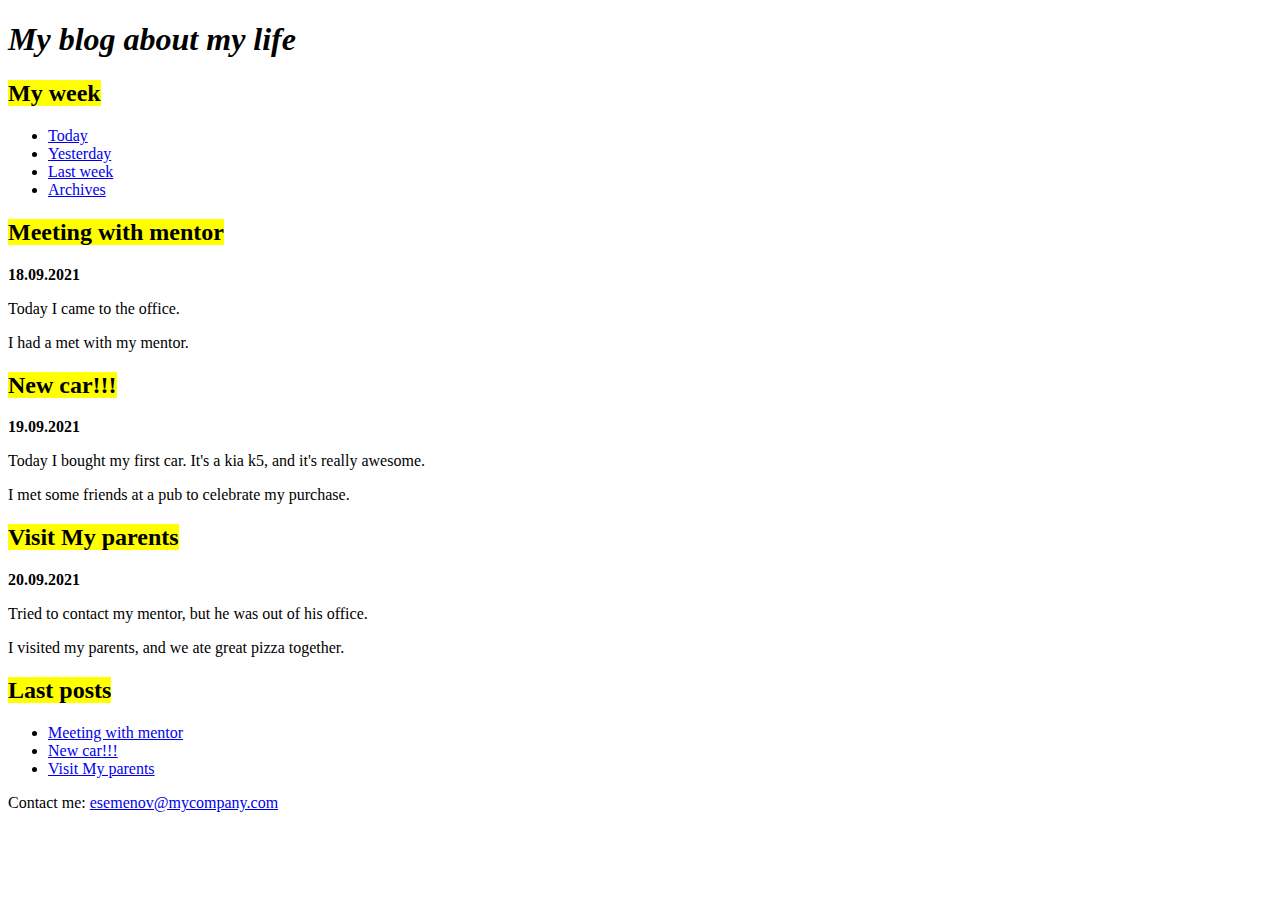
<file: Task-01_HTML-Basics/index.html>
<!DOCTYPE html>
<html lang="en">
<head>
    <meta charset="UTF-8">
    <title>My blog</title>
</head>
<body>
<div class="main_title">
    <h1>
        <i> My blog about my life </i>
    </h1>
</div>

<div class="week">
    <h2 class="week_label">
        <mark>My week</mark>
    </h2>
    <ul>
        <li>
            <a href="#" target="_blank">Today</a>
        </li>
        <li>
            <a href="#" target="_blank">Yesterday</a>
        </li>
        <li>
            <a href="#" target="_blank">Last week</a>
        </li>
        <li>
            <a href="#" target="_blank">Archives</a>
        </li>
    </ul>
</div>
<div class="post">
    <h2 id="meeting" class="post_title">
        <mark>Meeting with mentor</mark>
    </h2>
    <div class="post_date">
        <p>
            <strong>18.09.2021</strong>
        </p>
    </div>
    <div class="post_content">
        <p>Today I came to the office.</p>
        <p>I had a met with my mentor.</p>
    </div>
</div>

<div class="post">
    <h2 class="post_title" id="car">
        <mark>New car!!!</mark>
    </h2>
    <div class="post_date">
        <p>
            <strong>19.09.2021</strong>
        </p>
    </div>
    <div class="post_content">
        <p>Today I bought my first car. It's a kia k5, and it's really awesome.</p>
        <p>I met some friends at a pub to celebrate my purchase.</p>
    </div>
</div>

<div class="post">
    <h2 class="post_title" id="parents">
        <mark>Visit My parents</mark>
    </h2>
    <div class="post_date">
        <p>
            <strong>20.09.2021</strong>
        </p>
    </div>
    <div class="post_content">
        <p>Tried to contact my mentor, but he was out of his office.</p>
        <p>I visited my parents, and we ate great pizza together.</p>
    </div>
</div>


<div class="last_posts">
    <h2 class="last_posts_title">
        <mark>Last posts</mark>
    </h2>
    <ul>
        <li><a href="#meeting">Meeting with mentor</a></li>
        <li><a href="#car">New car!!!</a></li>
        <li><a href="#parents">Visit My parents</a></li>
    </ul>
</div>

<div class="contact">
    <p>Contact me:
        <a href="#" target="_blank">esemenov@mycompany.com</a>
    </p>
</div>

</body>
</html>
</file>
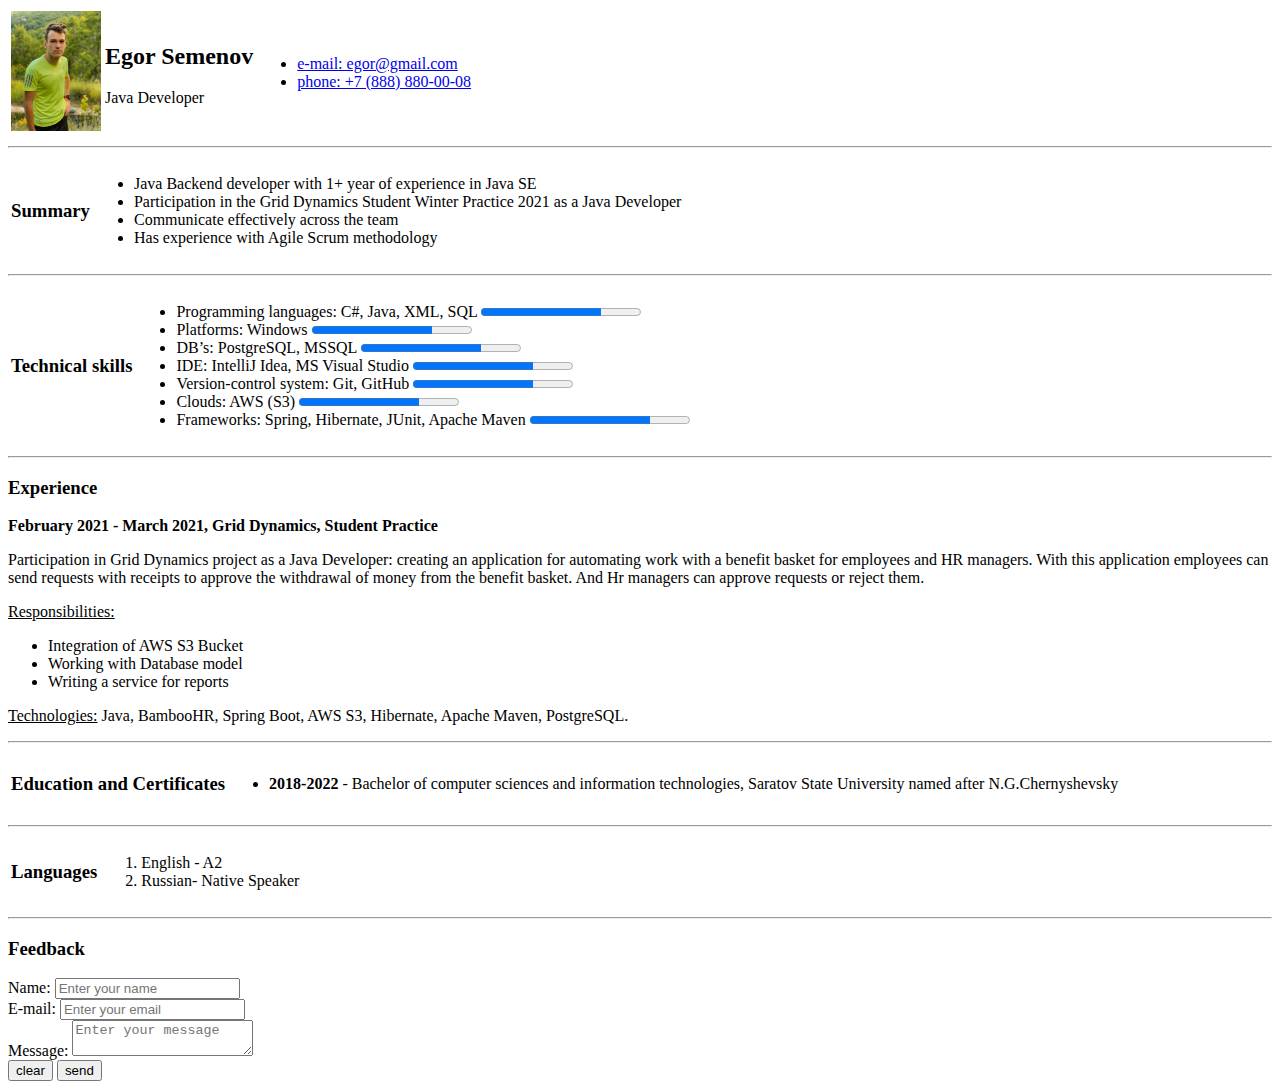
<file: Task-02_HTML_CV/index.html>
<!DOCTYPE html>
<html lang="en">
<head>
    <meta charset="UTF-8">
    <meta http-equiv="X-UA-Compatible" content="IE=edge">
    <meta name="viewport" content="width=device-width, initial-scale=1.0">
    <title>Egor Semenov CV</title>
</head>

<body>

    <header>
        <table>
            <tr>
               <th> <img src="../Task-02_HTML_CV/img.jpeg" alt="photo" height="120" width="90"> </th>
               <td> 
                    <h2>Egor Semenov</h2>
                    <p>Java Developer</p>
                    
                </td>
                <td>
                    <ul> 
                        <li>
                            <a href="mailto:egor@gmail.com">e-mail: egor@gmail.com</a>
                        </li>
                        <li>
                            <a href="tel:+78888800008">phone: +7 (888) 880-00-08</a>
                        </li>
                    </ul>
                </td>
            </tr>
        </table> 
    </header>
    <hr>
    <main>
        <section>
            <table>
                <tr>
                    <td><h3>Summary</h3></td>
                    <td>
                        <ul>
                            <li>
                                Java Backend developer with 1+ year of experience in Java SE
                            </li>
                            <li>
                                Participation in the Grid Dynamics Student Winter Practice 2021 as a Java Developer
                            </li>
                            <li>
                                Communicate effectively across the team
                            </li>
                            <li>
                                Has experience with Agile Scrum methodology
                            </li>
                        </ul>
                    </td>
                </tr>
            </table>  
        </section>
        <hr>
        <section>
            <table>
                <tr>
                    <td><h3>Technical skills</h3></td>
                    <td>
                        <ul>
                            <li>
                                <div>
                                    Programming languages: C#, Java, XML, SQL
                                    <progress max="100" value="75"></progress>
                                </div>
                            </li>
                            <li>
                                <div>
                                    Platforms: Windows
                                    <progress max="100" value="75"></progress>
                                </div>                                
                            </li>
                            <li>
                                <div>
                                    DB’s: PostgreSQL, MSSQL
                                    <progress max="100" value="75"></progress>
                                </div>
                            </li>
                            <li>
                                <div>
                                    IDE: IntelliJ Idea, MS Visual Studio
                                    <progress max="100" value="75"></progress>
                                </div>                                
                            </li>
                            <li>
                                <div>
                                    Version-control system: Git, GitHub
                                    <progress max="100" value="75"></progress>
                                </div>                                 
                            </li>
                            <li>
                                <div>
                                    Clouds: AWS (S3)
                                    <progress max="100" value="75"></progress>
                                </div>                               
                            </li>
                            <li>
                                <div>
                                    Frameworks: Spring, Hibernate, JUnit, Apache Maven
                                    <progress max="100" value="75"></progress>
                                </div>                               
                            </li>
                        </ul>
                    </td>
                </tr>
            </table>
        </section>
        <hr>
        <section>
            <h3>Experience</h3>
            <p><b>February 2021 - March 2021, Grid Dynamics, Student Practice</b></p>
            <p>Participation in Grid Dynamics project as a Java Developer: 
                creating an application for automating work with a benefit basket for employees and HR managers. 
                With this application employees can  send requests with receipts to approve the withdrawal of money 
                from the benefit basket. And Hr managers can approve requests or reject them.</p>
            <p><u>Responsibilities:</u></p>
            <ul>
                <li>Integration of AWS S3 Bucket</li>
                <li>Working with Database model</li>
                <li>Writing a service for reports</li>
            </ul>
            <p><u>Technologies:</u> Java, BambooHR, Spring Boot, AWS S3, Hibernate, Apache Maven, PostgreSQL.</p>
        </section>
        <hr>
        <section>
            <table>
                <tr>
                    <td><h3>Education and Certificates</h3></td>
                    <td>
                        <ul>
                            <li><b>2018-2022</b> - Bachelor of computer sciences and information technologies, 
                                Saratov State University named after N.G.Chernyshevsky</li>
                        </ul>
                    </td>
                </tr>
            </table>
        </section>
        <hr>
        <section>
            <table>
                <tr>
                    <td><h3>Languages</h3></td>
                    <td>
                        <ol>
                            <li>English - A2</li>
                            <li>Russian- Native Speaker</li>
                        </ol>
                    </td>
                </tr>
            </table>
        </section>
        <hr>
    </main>
    <footer>
        <h3>Feedback</h3>
        <form>
            <div>
                <label for="name_feedback"> Name: </label>
                <input type="text" id="name_feedback" placeholder="Enter your name">
            </div>
            <div>
                <label for="email_feedback"> E-mail: </label>
                <input type="email" id="email_feedback" placeholder="Enter your email">
            </div>
            <div>
                <label for="message_feedback"> Message: </label>
                <textarea id="message_feedback" placeholder="Enter your message"></textarea>
            </div>
            <div>
                <input type="reset" value="clear">
                <input type="submit" value="send">
            </div>
        </form>
    </footer>
    
</body>
</html>
</file>
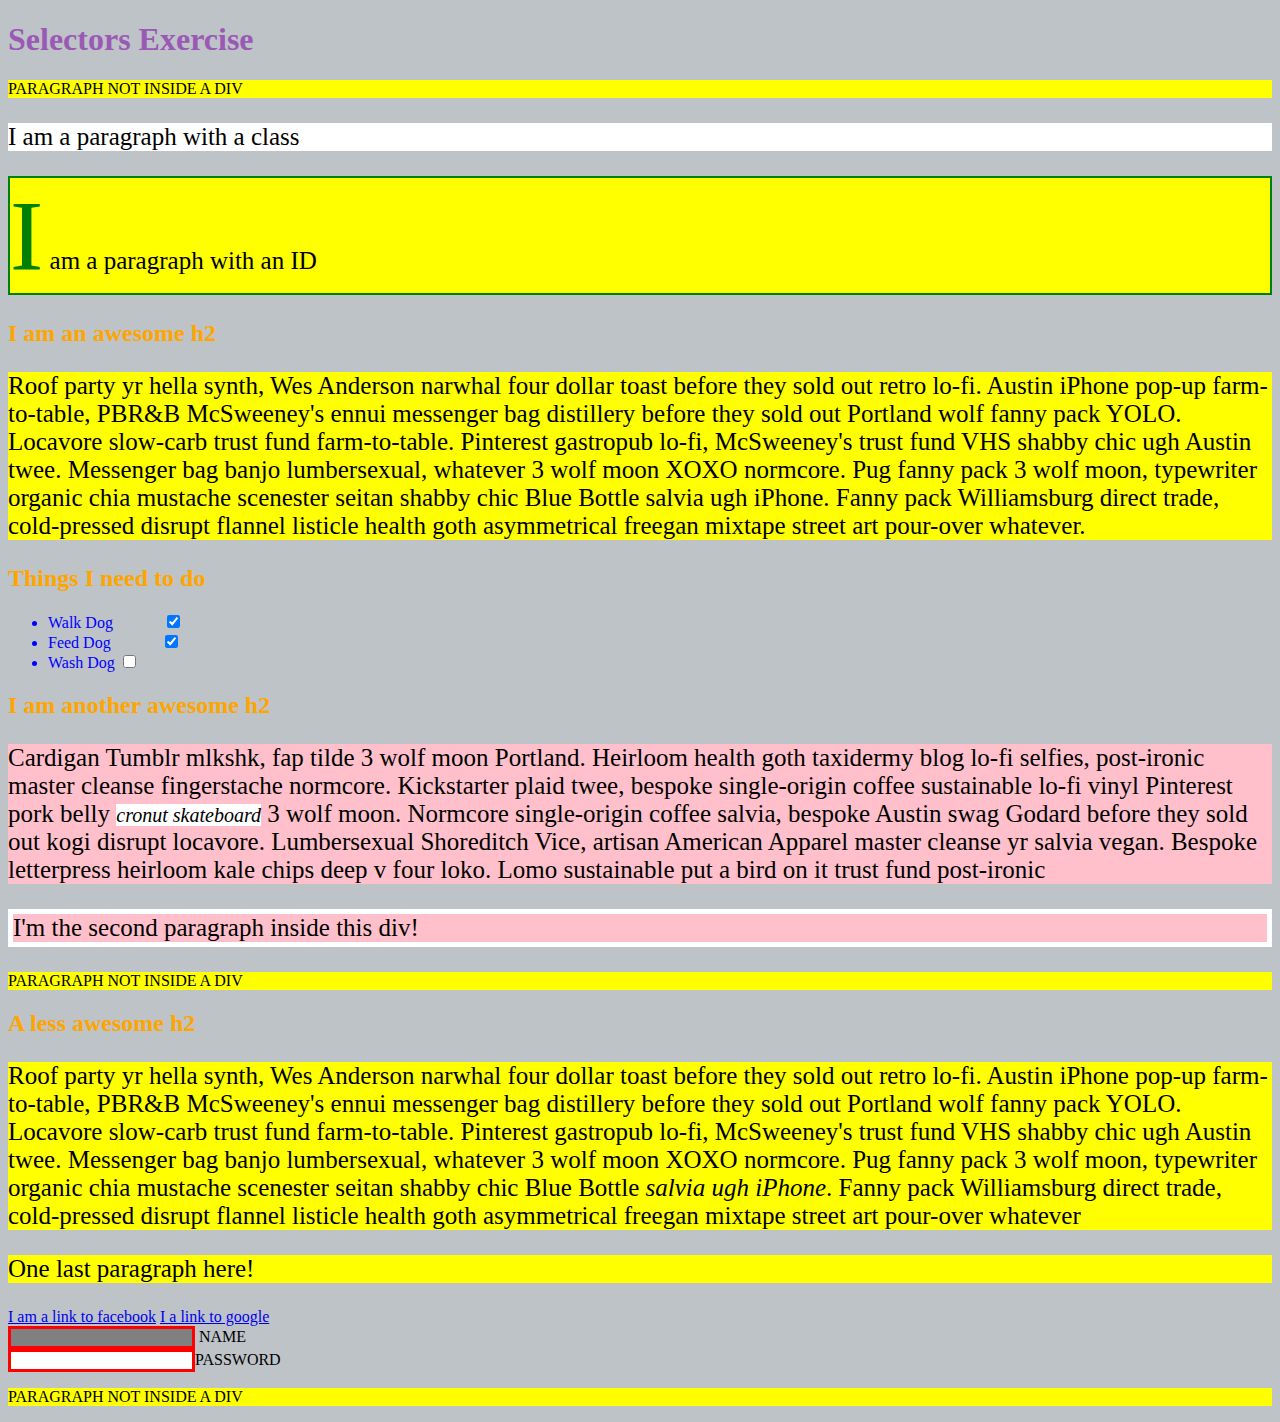
<file: Task-03_CSS_Selectors/index.html>
<!DOCTYPE html>
<html lang="en">

<head>
    <meta charset="UTF-8" />
    <title>Selectors Exercise</title>
    <link rel="stylesheet" href="styles.css">
</head>

<body>
    <h1>Selectors Exercise</h1>
    <p>PARAGRAPH NOT INSIDE A DIV</p>
    <div>
        <p class="hello">I am a paragraph with a class</p>
        <p id="special">I am a paragraph with an ID</p>
        <h2>I am an awesome h2</h2>
        <p>
            Roof party yr hella synth, Wes Anderson narwhal four dollar toast before they sold out retro lo-fi. Austin
            iPhone pop-up farm-to-table, PBR&B McSweeney's ennui messenger bag distillery before they sold out Portland
            wolf fanny pack YOLO. Locavore slow-carb trust fund farm-to-table. Pinterest gastropub lo-fi, McSweeney's
            trust fund VHS shabby chic ugh Austin twee. Messenger bag banjo lumbersexual, whatever 3 wolf moon XOXO
            normcore. Pug fanny pack 3 wolf moon, typewriter organic chia mustache scenester seitan shabby chic Blue
            Bottle salvia ugh iPhone. Fanny pack Williamsburg direct trade, cold-pressed disrupt flannel listicle health
            goth asymmetrical freegan mixtape street art pour-over whatever.
        </p>
    </div>
    <div>
        <h2>Things I need to do</h2>
        <ul>
            <li>Walk Dog <input type="checkbox" checked /></li>
            <li>Feed Dog <input type="checkbox" checked /></li>
            <li>Wash Dog <input type="checkbox" /></li>
        </ul>
    </div>
    <div>
        <h2>I am another awesome h2</h2>
        <p>
            Cardigan Tumblr mlkshk, fap tilde 3 wolf moon Portland. Heirloom health goth taxidermy blog lo-fi selfies,
            post-ironic master cleanse fingerstache normcore. Kickstarter plaid twee, bespoke single-origin coffee
            sustainable lo-fi vinyl Pinterest pork belly
            <em>cronut skateboard</em> 3 wolf moon. Normcore single-origin coffee salvia, bespoke Austin swag Godard
            before they sold out kogi disrupt locavore. Lumbersexual Shoreditch Vice, artisan American Apparel master
            cleanse yr salvia vegan. Bespoke letterpress heirloom kale chips deep v four loko. Lomo sustainable put a
            bird on it trust fund post-ironic
        </p>
        <p>I'm the second paragraph inside this div!</p>
    </div>
    <p>PARAGRAPH NOT INSIDE A DIV</p>
    <div>
        <h2>A less awesome h2</h2>
        <p>
            Roof party yr hella synth, Wes Anderson narwhal four dollar toast before they sold out retro lo-fi. Austin
            iPhone pop-up farm-to-table, PBR&B McSweeney's ennui messenger bag distillery before they sold out Portland
            wolf fanny pack YOLO. Locavore slow-carb trust fund farm-to-table. Pinterest gastropub lo-fi, McSweeney's
            trust fund VHS shabby chic ugh Austin twee. Messenger bag banjo lumbersexual, whatever 3 wolf moon XOXO
            normcore. Pug fanny pack 3 wolf moon, typewriter organic chia mustache scenester seitan shabby chic Blue
            Bottle <em>salvia ugh iPhone</em>. Fanny pack Williamsburg direct trade, cold-pressed disrupt flannel
            listicle health goth asymmetrical freegan mixtape street art pour-over whatever
        </p>
        <p>One last paragraph here!</p>
        <a href="https://www.facebook.com" target="_blank">I am a link to facebook</a> <a href="https://www.google.com"
            target="_blank">I a link to google</a><br /> <input type="text" name="name" id="name" /><label for="name">
            Name</label><br /> <input type="password" name="password" id="password" /><label
            for="password">Password</label>
    </div>
    <p>PARAGRAPH NOT INSIDE A DIV</p>
</body>

</html>
</file>
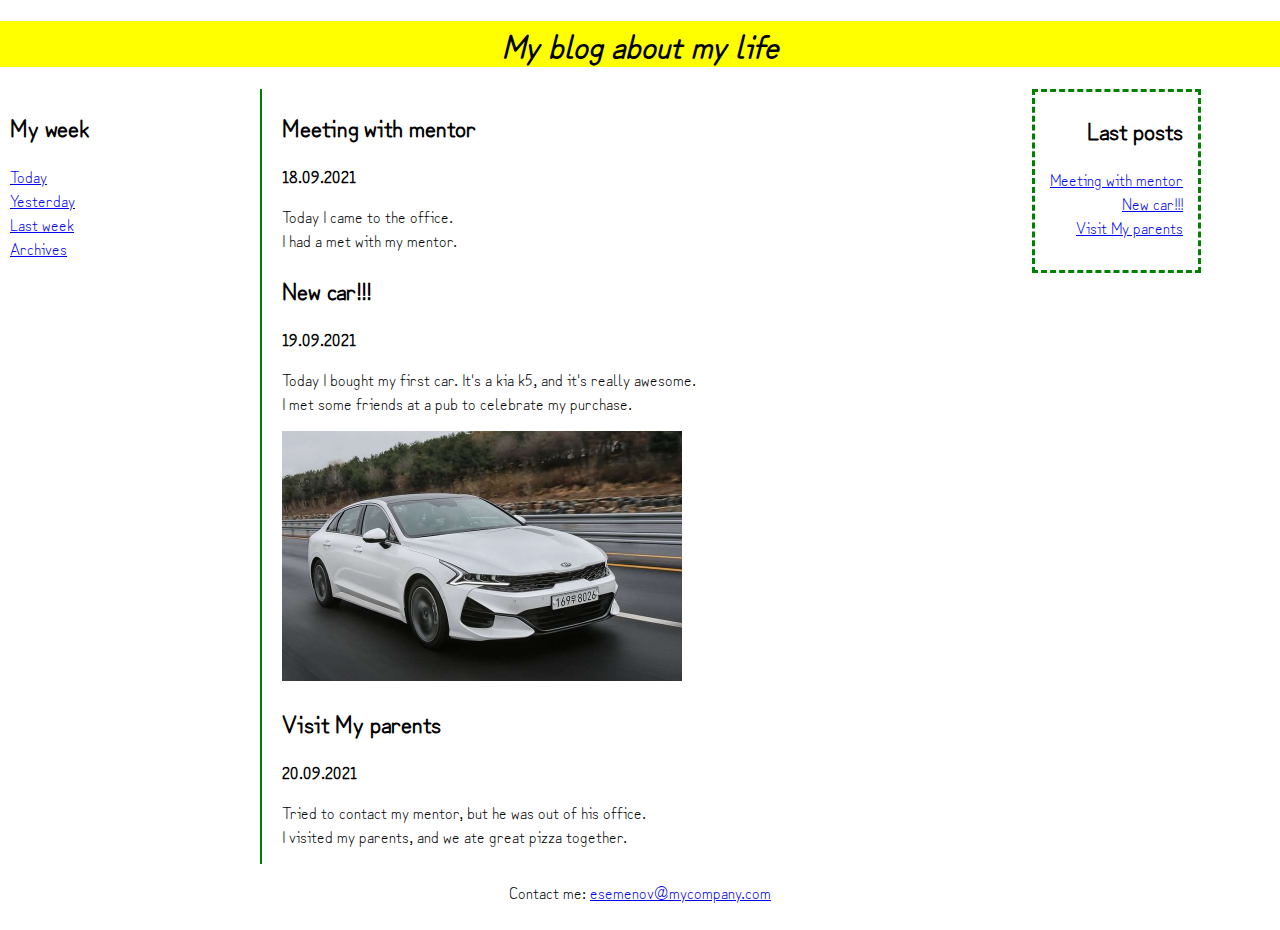
<file: Task-04_CSS_Blog/index.html>
<!DOCTYPE html>
<html lang="en">
<head>
    <meta charset="UTF-8">
    <meta http-equiv="X-UA-Compatible" content="IE=edge">
    <meta name="viewport" content="width=device-width, initial-scale=1.0">
    <link rel="stylesheet" href="styles.css">
    <link href="https://fonts.googleapis.com/css2?family=Zen+Kurenaido&display=swap" rel="stylesheet">
    <title>My blog</title>
</head>
<body>
   
    <header class="main_title">
        <h1>
            <i> My blog about my life </i>
        </h1>
    </header>
    
    <aside class="week"> 
        <nav class="nav_week">
            <h2 class="week_label">My week</h2>
            <ul>
                <li>
                    <a href="#">Today</a>
                </li>
                <li>
                    <a href="#">Yesterday</a>
                </li>
                <li>
                    <a href="#">Last week</a>
                </li>
                <li>
                    <a href="#">Archives</a>
                </li>
            </ul>
        </nav>
    </aside>

    <main class="main">
        <article id="meeting" class="post">
            <h2  class="post_title"> Meeting with mentor</h2>
            <p class="post_date">
                <strong>18.09.2021</strong>
            </p>
            <p class="post_content">Today I came to the office.<br>
            I had a met with my mentor.</p>

        </article>
        
        <article id="car" class="post">
            <h2  class="post_title"> New car!!!</h2>
            <p class="post_date">
                <strong>19.09.2021</strong>
            </p>
            <p class="post_content">Today I bought my first car. It's a kia k5, and it's really awesome.<br>
            I met some friends at a pub to celebrate my purchase.</p>
            <img src="../Task-04_CSS_Blog/imges/auto.jpeg" alt="photo_auto" height="250" width="400">
        </article>
        
        <article id="parents" class="post">
            <h2 class="post_title">Visit My parents</h2>
            <p class="post_date">
                <strong>20.09.2021</strong>
            </p>
            <p class="post_content">Tried to contact my mentor, but he was out of his office.<br>
            I visited my parents, and we ate great pizza together.</p>
        </article>
    </main>
    
    <nav class="last_posts">
        <h2 class="last_posts_title">Last posts</h2>
        <ul class="list">
            <li><a href="#meeting">Meeting with mentor</a></li>
            <li><a href="#car">New car!!!</a></li>
            <li><a href="#parents">Visit My parents</a></li>
        </ul> 
    </nav>

    <footer>
        <div class="contact">
            <p>Contact me:
                <a href="#" target="_blank">esemenov@mycompany.com</a>
            </p>
        </div>
    </footer>

</body>

</html>
</file>
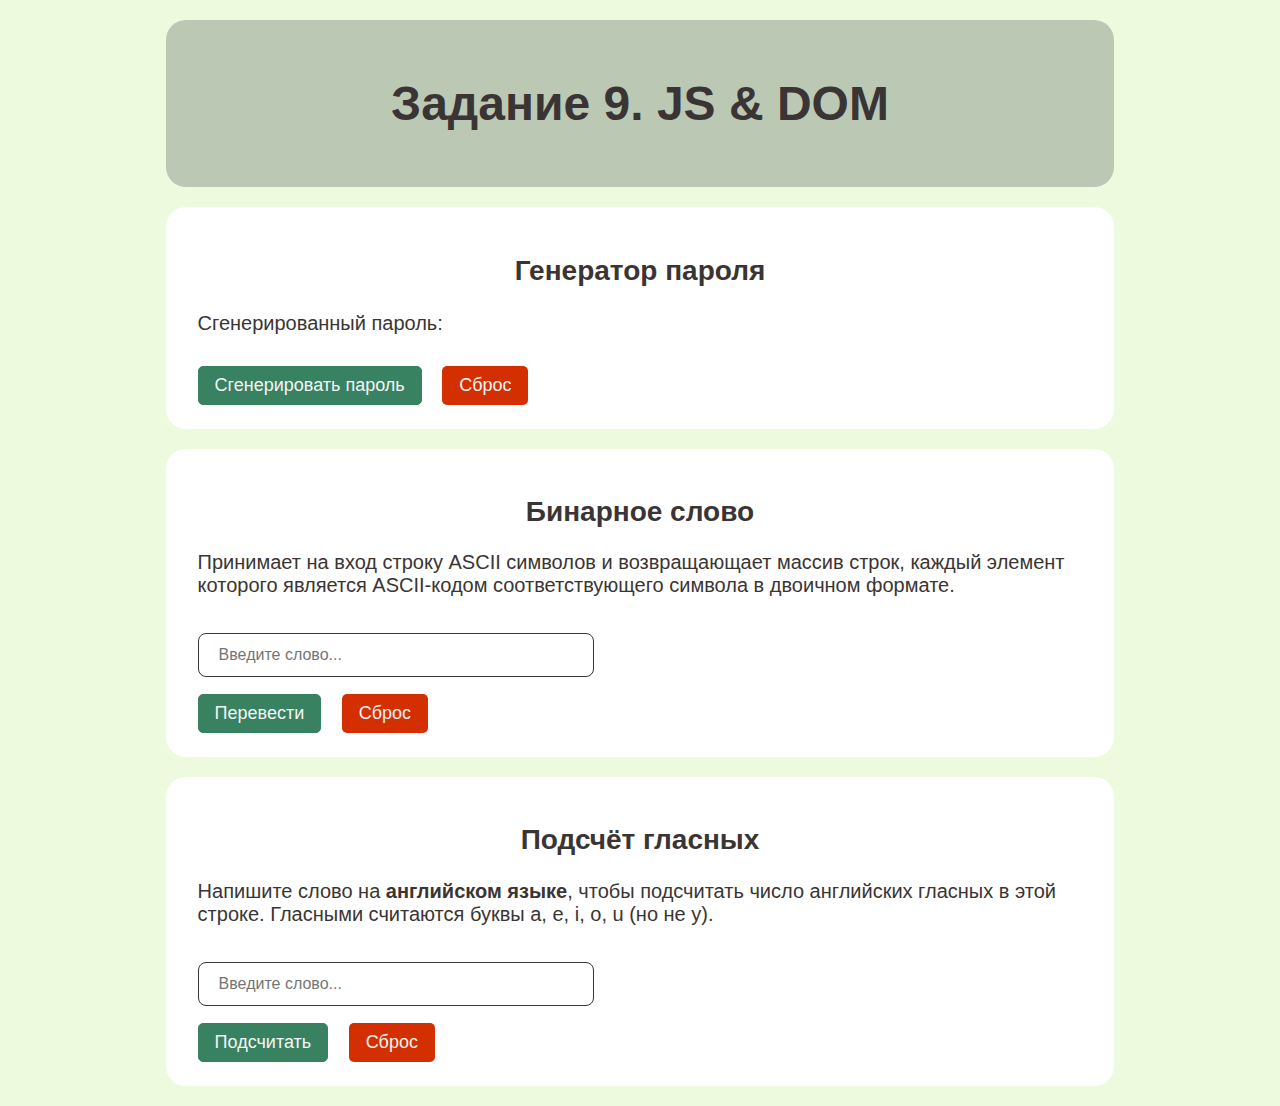
<file: Task-09_JS_and_DOM/index.html>
<!DOCTYPE html>
<html lang="ru">
<head>
    <meta charset="UTF-8">
    <meta http-equiv="X-UA-Compatible" content="IE=edge">
    <meta name="viewport" content="width=device-width, initial-scale=1.0">
    <link rel="stylesheet" href="./styles.css">
    <title>Задание 9. JS & DOM</title>
</head>
<body>
    <header>
        <div class="header">
            <h1>Задание 9. JS & DOM</h1>
        </div>
    </header>
    <div class="sectoin">
        <h2>Генератор пароля</h2>
        <p>Сгенерированный пароль: <span id="result" class="result"></span></p>
        <button id="pass_start" class="button">Сгенерировать пароль</button>  
        <input type="reset" class="pass_reset reset" value="Сброс">
    </div>
    <div class="sectoin">
        <h2>Бинарное слово</h2>
        <p>Принимает на вход строку ASCII символов и возвращающает массив строк,
        каждый элемент которого является ASCII-кодом соответствующего символа в двоичном формате.</p>
        <div>
            <input type="text" id="binary" placeholder="Введите слово...">
            <div class="binary_result result"></div> 
        </div>
        <input type="button" class="but_binary_result button" value="Перевести">
        <input type="reset" class="binary_reset reset" value="Сброс">
    </div>
    <div class="sectoin">
        <h2>Подсчёт гласных</h2>
        <p>Напишите слово на <b>английском языке</b>, чтобы подсчитать число английских гласных в этой строке. 
        Гласными считаются буквы a, e, i, o, u (но не y).</p>
        <div>
            <input type="text" id="word" placeholder="Введите слово...">
            <div class="word_result result"></div> 
        </div>
        <input type="button" class="but_word_result button" value="Подсчитать">
        <input type="reset" class="word_reset reset" value="Сброс">
    </div>


    <script src="./scripts/password.js"></script>
    <script src="./scripts/text2Binary.js"></script>
    <script src="./scripts/Counting_vowels.js"></script>
</body>
</html>
</file>
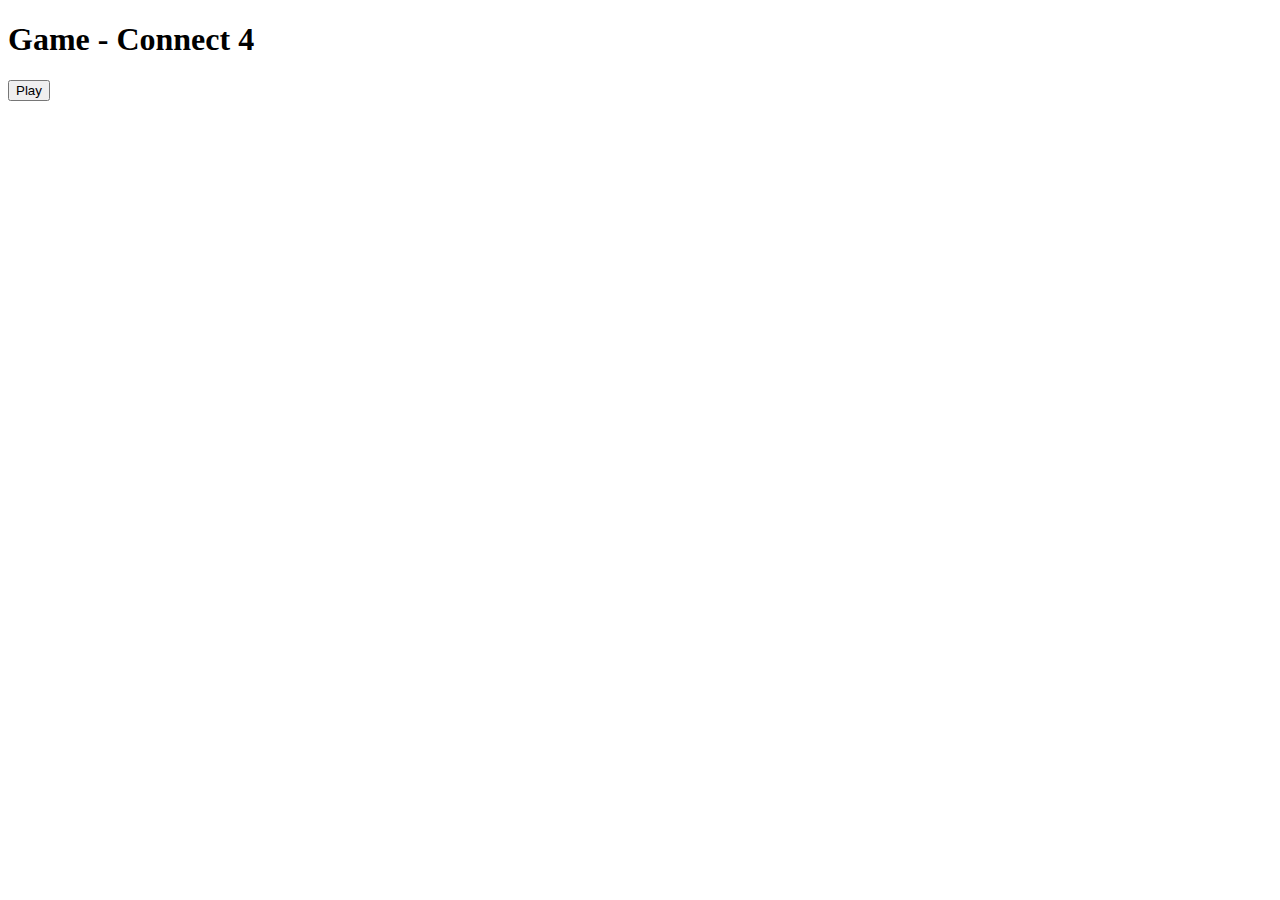
<file: Task-10_4_in_a_row_Game/src/index.html>
<!DOCTYPE html>
<html lang="en">
<head>
    <meta charset="UTF-8">
    <meta http-equiv="X-UA-Compatible" content="IE=edge">
    <meta name="viewport" content="width=device-width, initial-scale=1.0">
    <link href="https://fonts.googleapis.com/css2?family=Comforter&family=Work+Sans&display=swap" rel="stylesheet">
</head>
<body>
    <header>
        <h1 id="h1">Game - Connect 4</h1>
        <div class="gamer-form">
            <input type="button" value="Play" id="but_play" class="button">
        </div>
    </header>
    <main>
        <div id="table">
            <table class="table"></table>
        </div> 

    </main>
</body>
</html>
</file>
<file: Task-03_CSS_Selectors/styles.css>
body {
    background-color: #bdc3c7;
}

h1 {
    color: #9b59b6;
}

h2 {
    color: orange;
}

li {
    color: blue;
}

p {
    background-color: yellow;
}

input {
    border: 3px solid red;
}

.hello {
    background-color: white;
}

#special {
    border: 2px solid green;
}

/* уточнить какое наследование */
div p {
    font-size: 25px;
}

input[type="text"] {
    background-color: grey;
}

div:nth-of-type(3) p {
    background-color: pink;
}

div:nth-of-type(3) p:nth-of-type(2) {
    border: 5px solid white;
}

div:nth-of-type(3) em {
    background-color: white;
    font-size: 20px;
}

:checked {
    margin-left: 50px;
}

label {
    text-transform: uppercase;
}

#special::first-letter {
    color: green;
    font-size: 100px;
}

h1:hover {
    color: red;
}

a:visited {
    color: green;
}
</file>
<file: Task-04_CSS_Blog/styles.css>
html,body {
    width: 100%;
    margin: 0;
    font-family: "Zen Kurenaido", sans-serif;
}

.main_title {
    width: 100%;
    height: auto;
    background: yellow;
    color: black;
    text-align: center;  
}

a:hover {
    color: black;
}

a:visited {
    color: green;
}

.contact {
    width: 100%;
    height: 40px;
    text-align: center;
    padding-bottom: 10px; 
}

.main, .last_posts, .week {
    display: inline-block;
    vertical-align: top;
    box-sizing: border-box;
}

.week {
    width: 20%;
    padding: 0 0 0 10px;
}

.nav_week {
    text-align: left;
}

.last_posts {
    width: auto;
    height: auto;
    padding: 0 15px 15px 15px;
    text-align: right;
    border: 3px dashed green;
}

.main {
    width: 60%;
    border-left: 2px solid green ;
    padding-left: 20px;
}

ul {
    list-style: none;
    padding-inline-start: 0px;
}
</file>
<file: Task-09_JS_and_DOM/styles.css>
body {
    color: #3a3534;
    font-family: 'Gill Sans', 'Gill Sans MT', Calibri, 'Trebuchet MS', sans-serif;
    background-color: #EDFADE;
}

.header {
    background-color: #BBC9B4;
    width: 70%;
    padding: 1.5rem 2rem;
    margin: 20px auto;
    border-radius: 20px; 
    font-size: 24px;
    text-align: center;
}

.sectoin {
    background-color: white;
    width: 70%;
    padding: 1.5rem 2rem;
    margin: 20px auto;
    border-radius: 20px; 
}

h2 {
    font-size: 28px;
    text-align: center;
}

p {
    font-size: 20px;
}

.result {
    color: #388161;
    font-size: 22px;
    margin: 7px 0;
    overflow-wrap: break-word;
}
.reset {
    background-color: #D42F00;
    border-color: #D42F00;
    color: whitesmoke;
    cursor: pointer;
    border: 1px solid transparent;
    padding: 8px 16px;
    margin-top: 10px;
    margin-right: 16px;
    font-size: 18px;
    border-radius: 5px;
    outline: none;
}
.button {
    cursor: pointer;
    border: 1px solid transparent;
    padding: 8px 16px;
    margin-top: 10px;
    margin-right: 16px;
    font-size: 18px;
    border-radius: 5px;
    outline: none;
    background-color: #388161;
    border-color: #388161;
    color: whitesmoke;
}

#word, #binary {
    outline: none;
    border-radius: 8px;
    border: 1px solid #3a3534;
    cursor: pointer;
    width: 40%;
    font-size: 16px;
    padding: 12px 20px;
    margin-top: 16px;
}
</file>
